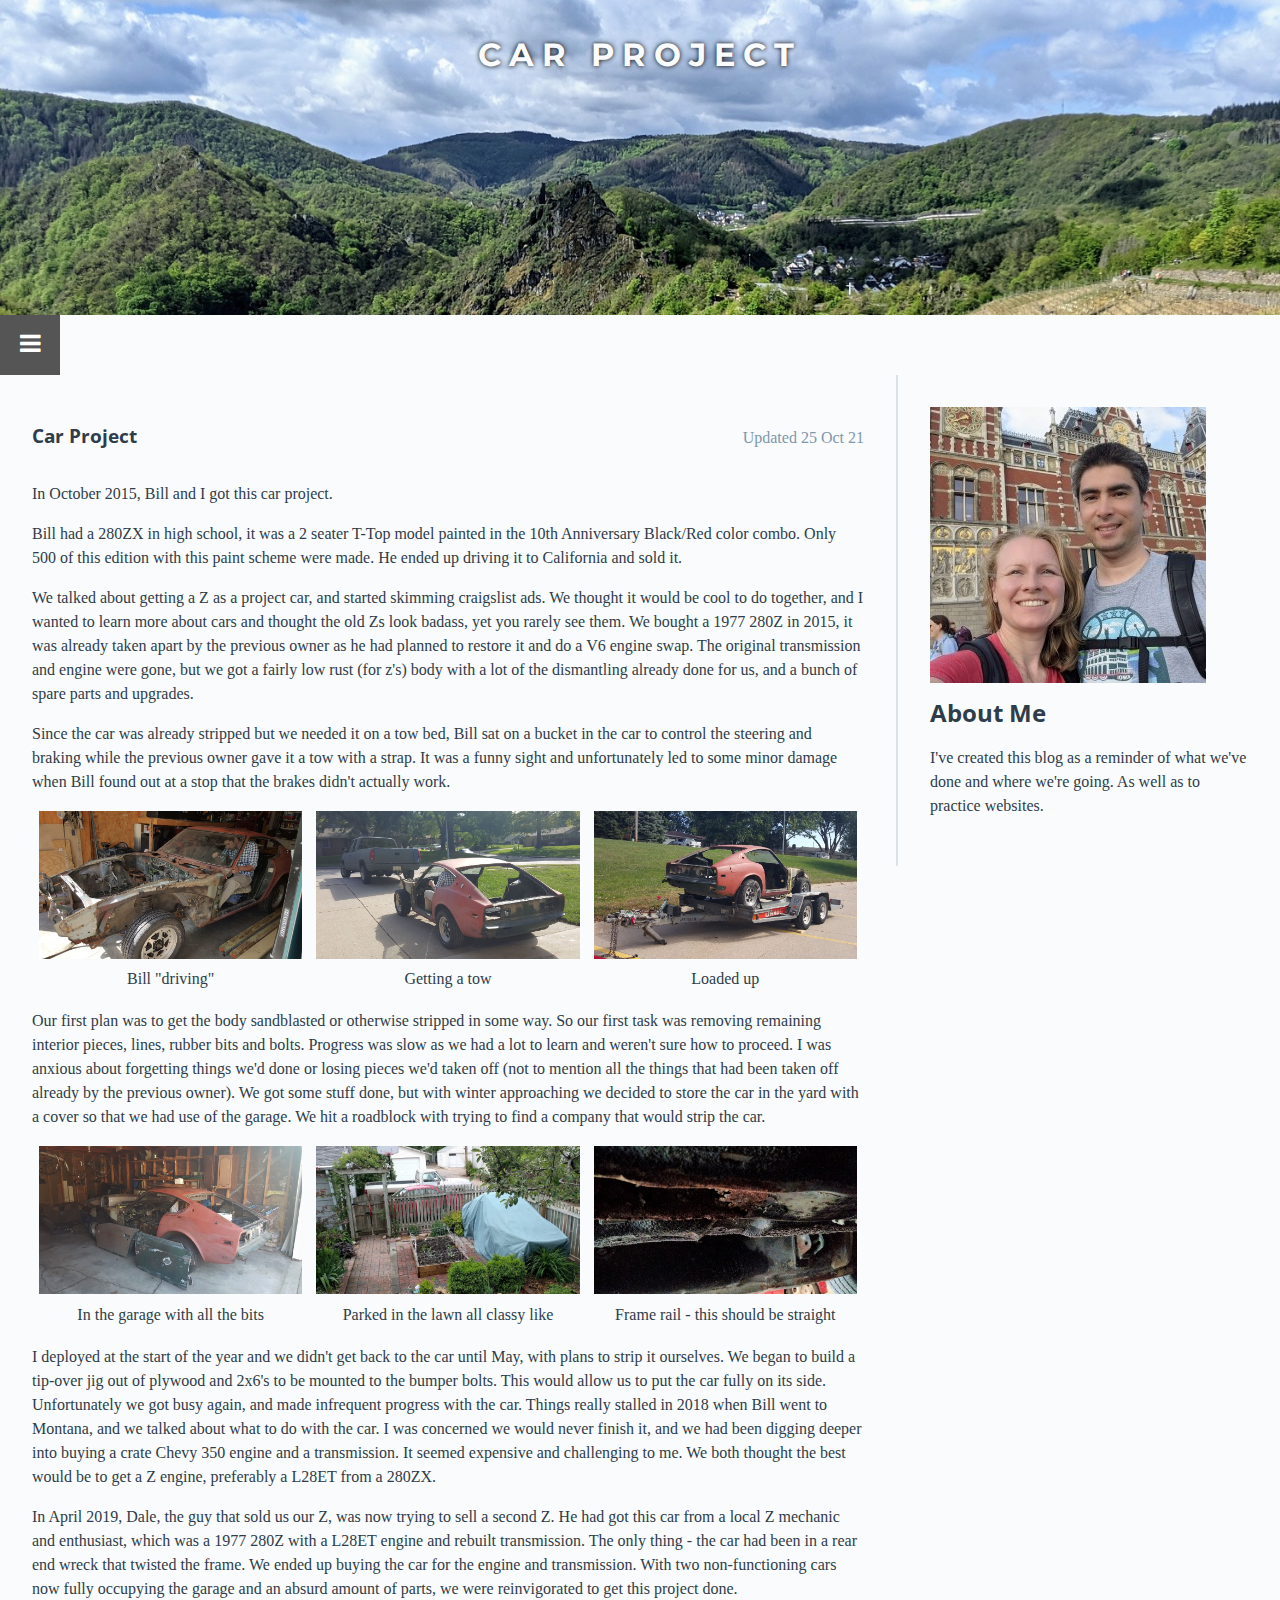
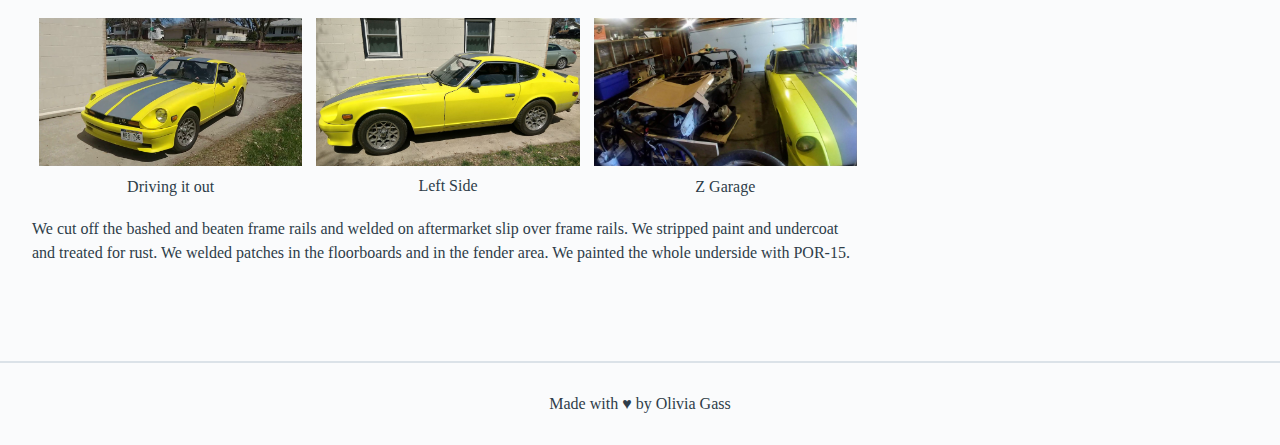
<file: car/index.html>
<!doctype html>
<html lang="en">

  <head>
    <meta charset="utf-8">
    <title>Car Project</title>
    <meta name="viewport" content="width=device-width, initial-scale=1">
    <meta name="description" content="">
    <link rel="stylesheet" href="https://fonts.googleapis.com/css?family=Montserrat|Open+Sans">
    <link rel="stylesheet" href="../css/normalize.min.css">
    <link rel="stylesheet" href="../css/app.css">
    <link rel="stylesheet" href="https://cdnjs.cloudflare.com/ajax/libs/font-awesome/4.7.0/css/font-awesome.min.css">
    <!-- https://fontawesome.com/v5.15/icons?d=gallery&p=2&q=menu -->
  </head>

  <body>

    <header class="page-header">
      <h1>Car Project</h1>
    </header>

    <!-- Side Navigation Menu -->
    <div class="icon-bar">
      <span onclick="openNav()"><a href="#"><i class="fa fa-bars"></i></a></span>
    </div>

    <!-- Side Navigation -->
    <div id="mySidenav" class="sidenav">
      <a href="javascript:void(0)" class="closebtn" onclick="closeNav()">&times;</a>
      <a href="../index.html">Home</a>
      <a href="../rides/index.html">Bike Rides</a>
      <a href="../map/index.html">Map</a>
      <a href="../gallery/index.html">Gallery</a>
      <a href=#>Car Project</a>
      <a href="../contact/index.html">Contact</a>
    </div>

    <!-- Page Content -->
    <div class="container">

      <main>
        <article>
          <header>
            <h3>Car Project</h3>
            <time datetime="2021-09-25T08:00">Updated 25 Oct 21</time>
          </header>

          <p>In October 2015, Bill and I got this car project.</p>
          <p>Bill had a 280ZX in high school, it was a 2 seater T-Top model painted in the 10th Anniversary Black/Red color combo. Only 500 of this edition with this paint scheme were made. He ended up driving it to California and sold it.</p>
          <p>We talked about getting a Z as a project car, and started skimming craigslist ads. We thought it would be cool to do together, and I wanted to learn more about cars and thought the old Zs look badass, yet you rarely see them. We bought a 1977 280Z in 2015, it was already taken apart by the previous owner as he had planned to restore it and do a V6 engine swap. The original transmission and engine were gone, but we got a fairly low rust (for z's) body with a lot of the dismantling already done for us, and a bunch of spare parts and upgrades.</p>
          <p>Since the car was already stripped but we needed it on a tow bed, Bill sat on a bucket in the car to control the steering and braking while the previous owner gave it a tow with a strap. It was a funny sight and unfortunately led to some minor damage when Bill found out at a stop that the brakes didn't actually work.</p>

          <div class="responsive">
            <div class="gallery">
              <a target="_blank" href="img/car1.jpg">
                <img src="img/car1.jpg" alt="280Z" width="600" height="400">
              </a>
              <figcaption class="caption">Bill "driving"</figcaption>
            </div>
          </div>
          <div class="responsive">
            <div class="gallery">
              <a target="_blank" href="img/car2.jpg">
                <img src="img/car2.jpg" alt="280Z" width="600" height="400">
              </a>
              <figcaption class="caption">Getting a tow</figcaption>
            </div>
          </div>
          <div class="responsive">
            <div class="gallery">
              <a target="_blank" href="img/car3.jpg">
                <img src="img/car3.jpg" alt="280Z" width="600" height="400">
              </a>
              <figcaption class="caption">Loaded up</figcaption>
            </div>
          </div>
          <div class="clearfix"></div>

          <p>Our first plan was to get the body sandblasted or otherwise stripped in some way. So our first task was removing remaining interior pieces, lines, rubber bits and bolts. Progress was slow as we had a lot to learn and weren't sure how to proceed. I was anxious about forgetting things we'd done or losing pieces we'd taken off (not to mention all the things that had been taken off already by the previous owner). We got some stuff done, but with winter approaching we decided to store the car in the yard with a cover so that we had use of the garage. We hit a roadblock with trying to find a company that would strip the car.</p>
          <div class="responsive">
            <div class="gallery">
              <a target="_blank" href="img/car4.jpg">
                <img src="img/car4.jpg" alt="280Z" width="600" height="400">
              </a>
              <figcaption class="caption">In the garage with all the bits</figcaption>
            </div>
          </div>
          <div class="responsive">
            <div class="gallery">
              <a target="_blank" href="img/car5.jpg">
                <img src="img/car5.jpg" alt="280Z" width="600" height="400">
              </a>
              <figcaption class="caption">Parked in the lawn all classy like</figcaption>
            </div>
          </div>
          <div class="responsive">
            <div class="gallery">
              <a target="_blank" href="img/car6.jpg">
                <img src="img/car6.jpg" alt="280Z" width="600" height="400">
              </a>
              <figcaption class="caption">Frame rail - this should be straight</figcaption>
            </div>
          </div>
          <div class="clearfix"></div>
          <p>I deployed at the start of the year and we didn't get back to the car until May, with plans to strip it ourselves. We began to build a tip-over jig out of plywood and 2x6's to be mounted to the bumper bolts. This would allow us to put the car fully on its side. Unfortunately we got busy again, and made infrequent progress with the car. Things really stalled in 2018 when Bill went to Montana, and we talked about what to do with the car. I was concerned we would never finish it, and we had been digging deeper into buying a crate Chevy 350 engine and a transmission. It seemed expensive and challenging to me. We both thought the best would be to get a Z engine, preferably a L28ET from a 280ZX.</p>
          <p>In April 2019, Dale, the guy that sold us our Z, was now trying to sell a second Z. He had got this car from a local Z mechanic and enthusiast, which was a 1977 280Z with a L28ET engine and rebuilt transmission. The only thing - the car had been in a rear end wreck that twisted the frame. We ended up buying the car for the engine and transmission. With two non-functioning cars now fully occupying the garage and an absurd amount of parts, we were reinvigorated to get this project done.
            <div class="responsive">
              <div class="gallery">
                <a target="_blank" href="img/car7.png">
                  <img src="img/car7.png" alt="280Z" width="600" height="400">
                </a>
                <figcaption class="caption">Driving it out</figcaption>
              </div>
            </div>
            <div class="responsive">
              <div class="gallery">
                <a target="_blank" href="img/car8.jpg">
                  <img src="img/car8.jpg" alt="280Z" width="600" height="400">
                </a>
                <figcaption class="caption">Left Side</figcaption>
              </div>
            </div>
            <div class="responsive">
              <div class="gallery">
                <a target="_blank" href="img/car9.jpg">
                  <img src="img/car9.jpg" alt="280Z" width="600" height="400">
                </a>
                <figcaption class="caption">Z Garage</figcaption>
              </div>
            </div>
            <div class="clearfix"></div>
          <p>We cut off the bashed and beaten frame rails and welded on aftermarket slip over frame rails. We stripped paint and undercoat and treated for rust. We welded patches in the floorboards and in the fender area. We painted the whole underside with POR-15.</p>
        </article>
      </main>

      <aside>
        <img src="../img/profileamsterdam.jpg" alt="My profile picture">

        <div class="sidebar-text">
          <h2>About Me</h2>
          <p>I've created this blog as a reminder of what we've done and where we're going. As well as to practice websites.</p>
        </div>
      </aside>
    </div>

    <footer>
      Made with &hearts; by Olivia Gass
    </footer>

    <script src="../js/app.js"></script>
  </body>

</html>
</file>
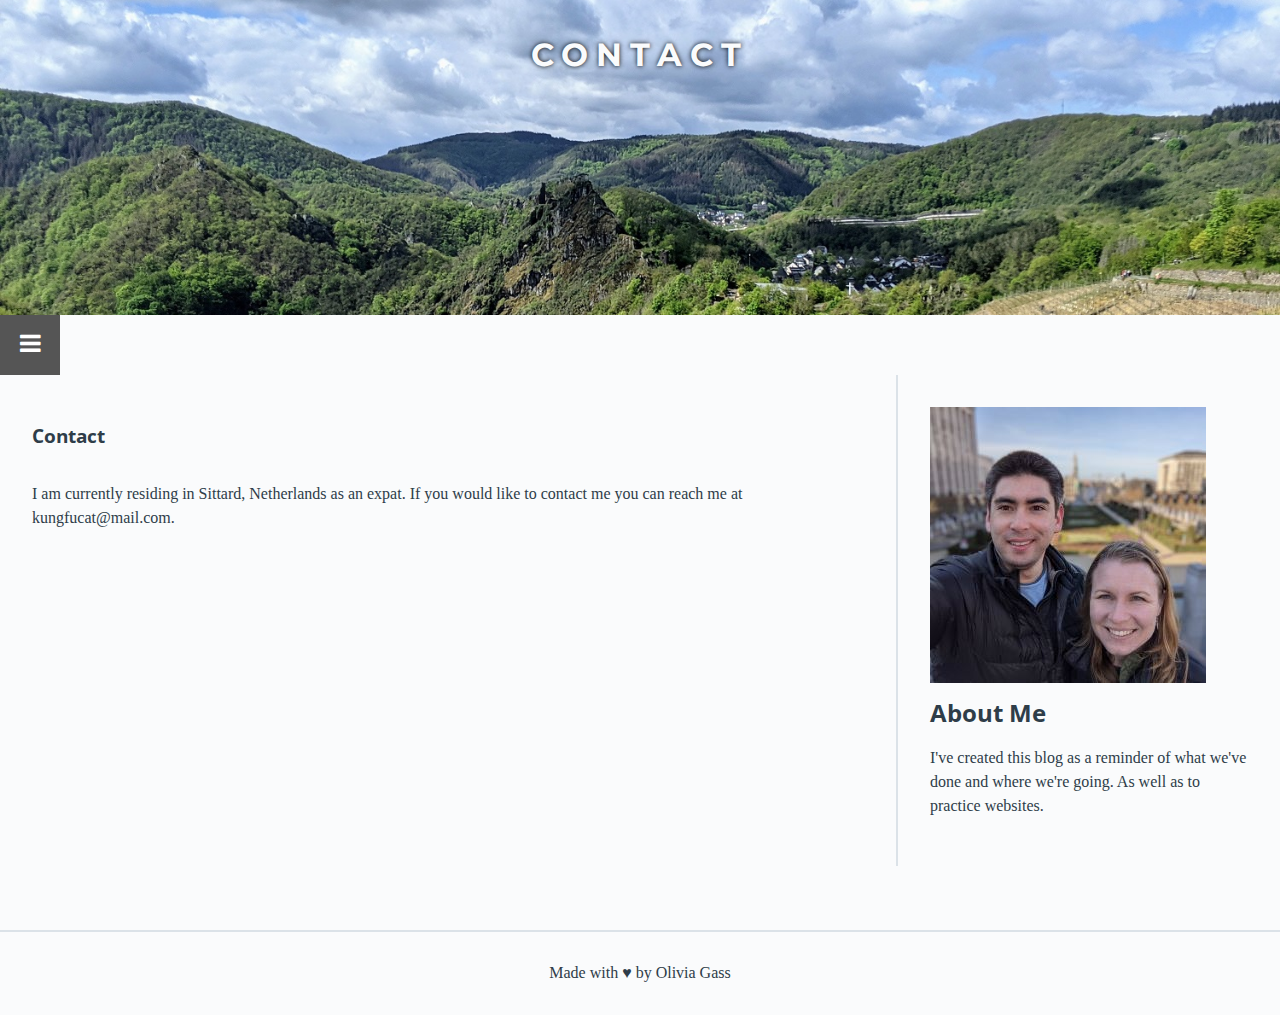
<file: contact/index.html>
<!doctype html>
<html lang="en">

  <head>
    <meta charset="utf-8">
    <title>Contact</title>
    <meta name="viewport" content="width=device-width, initial-scale=1">
    <meta name="description" content="">
    <link rel="stylesheet" href="https://fonts.googleapis.com/css?family=Montserrat|Open+Sans">
    <link rel="stylesheet" href="../css/normalize.min.css">
    <link rel="stylesheet" href="../css/app.css">
    <link rel="stylesheet" href="https://cdnjs.cloudflare.com/ajax/libs/font-awesome/4.7.0/css/font-awesome.min.css">
    <!-- https://fontawesome.com/v5.15/icons?d=gallery&p=2&q=menu -->
  </head>

  <body>

    <header class="page-header">
      <h1>Contact</h1>
    </header>

    <!-- Side Navigation Menu -->
    <div class="icon-bar">
      <span onclick="openNav()"><a href="#"><i class="fa fa-bars"></i></a></span>
    </div>

    <!-- Side Navigation -->
    <div id="mySidenav" class="sidenav">
      <a href="javascript:void(0)" class="closebtn" onclick="closeNav()">&times;</a>
      <a href="../index.html">Home</a>
      <a href="../rides/index.html">Bike Rides</a>
      <a href="../map/index.html">Map</a>
      <a href="../gallery/index.html">Gallery</a>
      <a href="../car/index.html" class="visuallyhidden">Car Project</a>
      <a href=#>Contact</a>
    </div>

    <!-- Page Content -->
    <div class="container">
      <main>
        <article>
          <header>
            <h3>Contact</h3>
          </header>
          <p>I am currently residing in Sittard, Netherlands as an expat. If you would like to contact me you can reach me at kungfucat@mail.com.</p>
        </article>

      </main>
      <aside>
        <img src="../img/profile.jpg" alt="My profile picture">

        <div class="sidebar-text">
          <h2>About Me</h2>
          <p>I've created this blog as a reminder of what we've done and where we're going. As well as to practice websites.</p>
        </div>
      </aside>
    </div>

    <footer>
      Made with &hearts; by Olivia Gass
    </footer>

    <script src="../js/app.js"></script>
  </body>

</html>
</file>
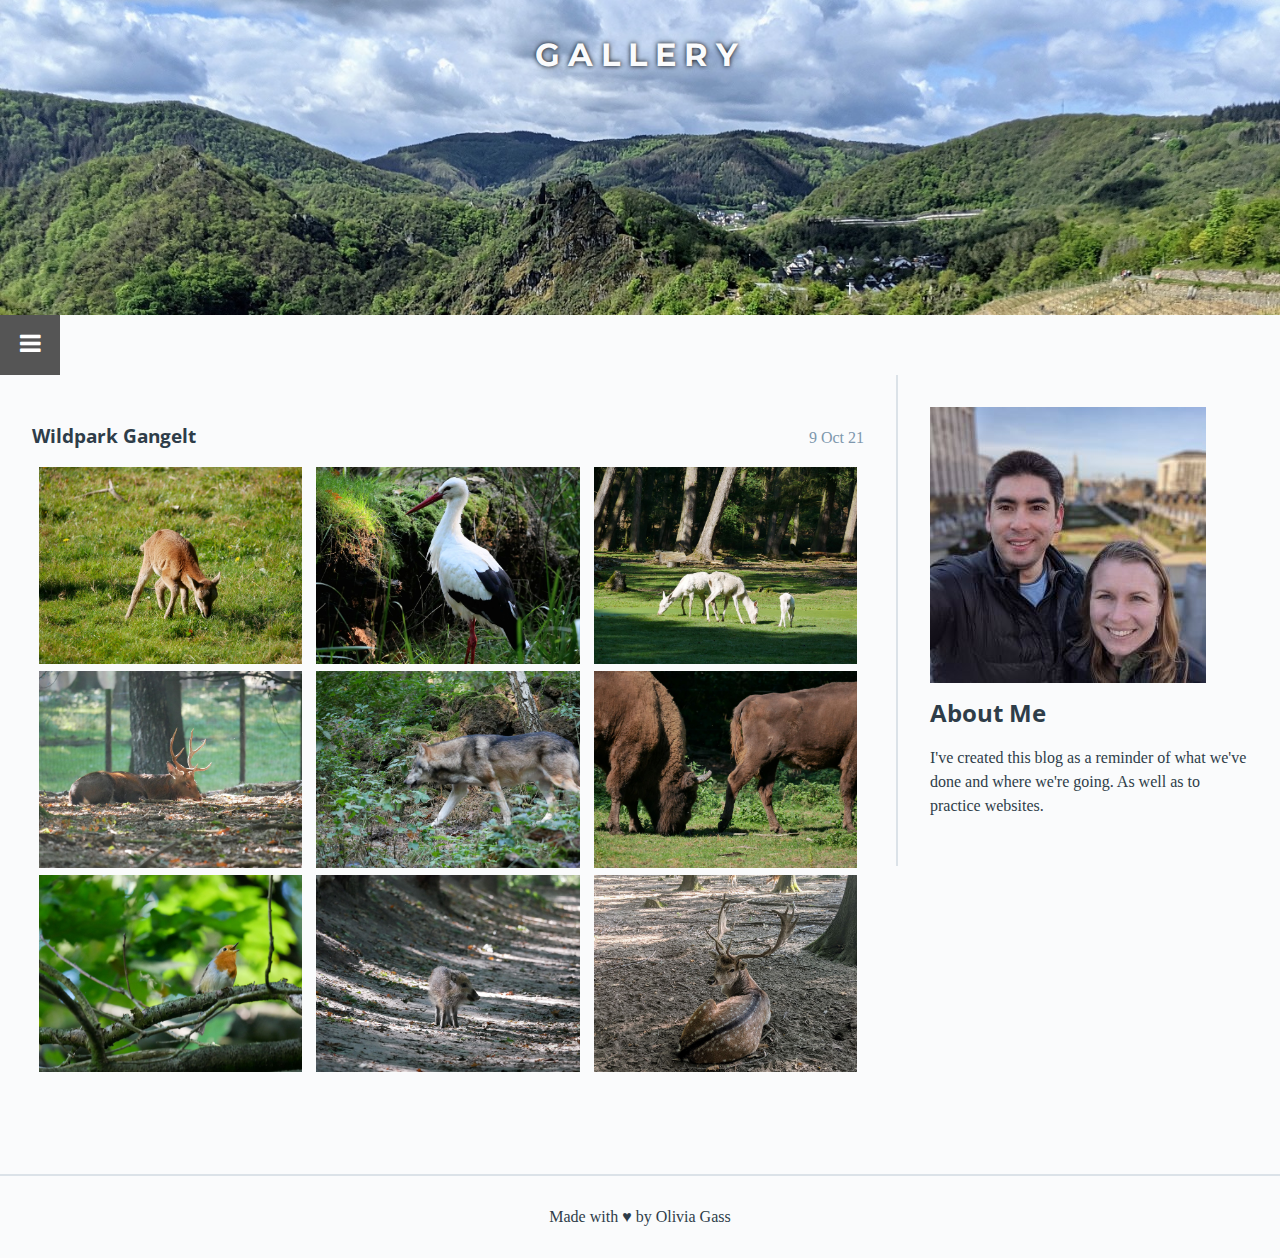
<file: gallery/index.html>
<!doctype html>
<html lang="en">

  <head>
    <meta charset="utf-8">
    <title>Gallery</title>
    <meta name="viewport" content="width=device-width, initial-scale=1">
    <meta name="description" content="">
    <link rel="stylesheet" href="https://fonts.googleapis.com/css?family=Montserrat|Open+Sans">
    <link rel="stylesheet" href="../css/normalize.min.css">
    <link rel="stylesheet" href="../css/app.css">
    <link rel="stylesheet" href="https://cdnjs.cloudflare.com/ajax/libs/font-awesome/4.7.0/css/font-awesome.min.css">
    <!-- https://fontawesome.com/v5.15/icons?d=gallery&p=2&q=menu -->
  </head>

  <body>

    <header class="page-header">
      <h1>Gallery</h1>
    </header>

    <!-- Side Navigation Menu -->
    <div class="icon-bar">
      <span onclick="openNav()"><a href="#"><i class="fa fa-bars"></i></a></span>
    </div>

    <!-- Side Navigation -->
    <div id="mySidenav" class="sidenav">
      <a href="javascript:void(0)" class="closebtn" onclick="closeNav()">&times;</a>
      <a href="../index.html">Home</a>
      <a href="../rides/index.html">Bike Rides</a>
      <a href="../map/index.html">Map</a>
      <a href=#>Gallery</a>
      <a href="../car/index.html" class="visuallyhidden">Car Project</a>
      <a href="../contact/index.html">Contact</a>
    </div>

    <!-- Page Content -->
    <div class="container">
      <main>
        <article>
          <header>
            <h3>Wildpark Gangelt</h3>
            <time datetime="2021-10-01T08:00">9 Oct 21</time>
          </header>

          <div class="responsive">
            <div class="gallery">
              <a target="_blank" href="img/wildpark1.jpg">
                <img src="img/wildpark1.jpg" alt="bb deer" width="600" height="400">
              </a>
            </div>
          </div>
          <div class="responsive">
            <div class="gallery">
              <a target="_blank" href="img/wildpark2.jpg">
                <img src="img/wildpark2.jpg" alt="White Stork" width="600" height="400">
              </a>
            </div>
          </div>
          <div class="responsive">
            <div class="gallery">
              <a target="_blank" href="img/wildpark3.jpg">
                <img src="img/wildpark3.jpg" alt="White Red Deer" width="600" height="400">
              </a>
            </div>
          </div>
          <div class="responsive">
            <div class="gallery">
              <a target="_blank" href="img/wildpark4.jpg">
                <img src="img/wildpark4.jpg" alt="Sika Deer" width="600" height="400">
              </a>
            </div>
          </div>
          <div class="responsive">
            <div class="gallery">
              <a target="_blank" href="img/wildpark5.jpg">
                <img src="img/wildpark5.jpg" alt="Wolf" width="600" height="400">
              </a>
            </div>
          </div>
          <div class="responsive">
            <div class="gallery">
              <a target="_blank" href="img/wildpark6.jpg">
                <img src="img/wildpark6.jpg" alt="Wisent" width="600" height="400">
              </a>
            </div>
          </div>
          <div class="responsive">
            <div class="gallery">
              <a target="_blank" href="img/wildpark7.jpg">
                <img src="img/wildpark7.jpg" alt="European Robin" width="600" height="400">
              </a>
            </div>
          </div>
          <div class="responsive">
            <div class="gallery">
              <a target="_blank" href="img/wildpark8.jpg">
                <img src="img/wildpark8.jpg" alt="Wild Boar" width="600" height="400">
              </a>
            </div>
          </div>
          <div class="responsive">
            <div class="gallery">
              <a target="_blank" href="img/wildpark9.jpg">
                <img src="img/wildpark9.jpg" alt="Black Fallow Deer" width="600" height="400">
              </a>
            </div>
          </div>

          <div class="clearfix"></div>
        </article>
      </main>
      <aside>
        <img src="../img/profile.jpg" alt="My profile picture">

        <div class="sidebar-text">
          <h2>About Me</h2>
          <p>I've created this blog as a reminder of what we've done and where we're going. As well as to practice websites.</p>
        </div>
      </aside>
    </div>

    <footer>
      Made with &hearts; by Olivia Gass
    </footer>

    <script src="../js/app.js"></script>
  </body>

</html>
</file>
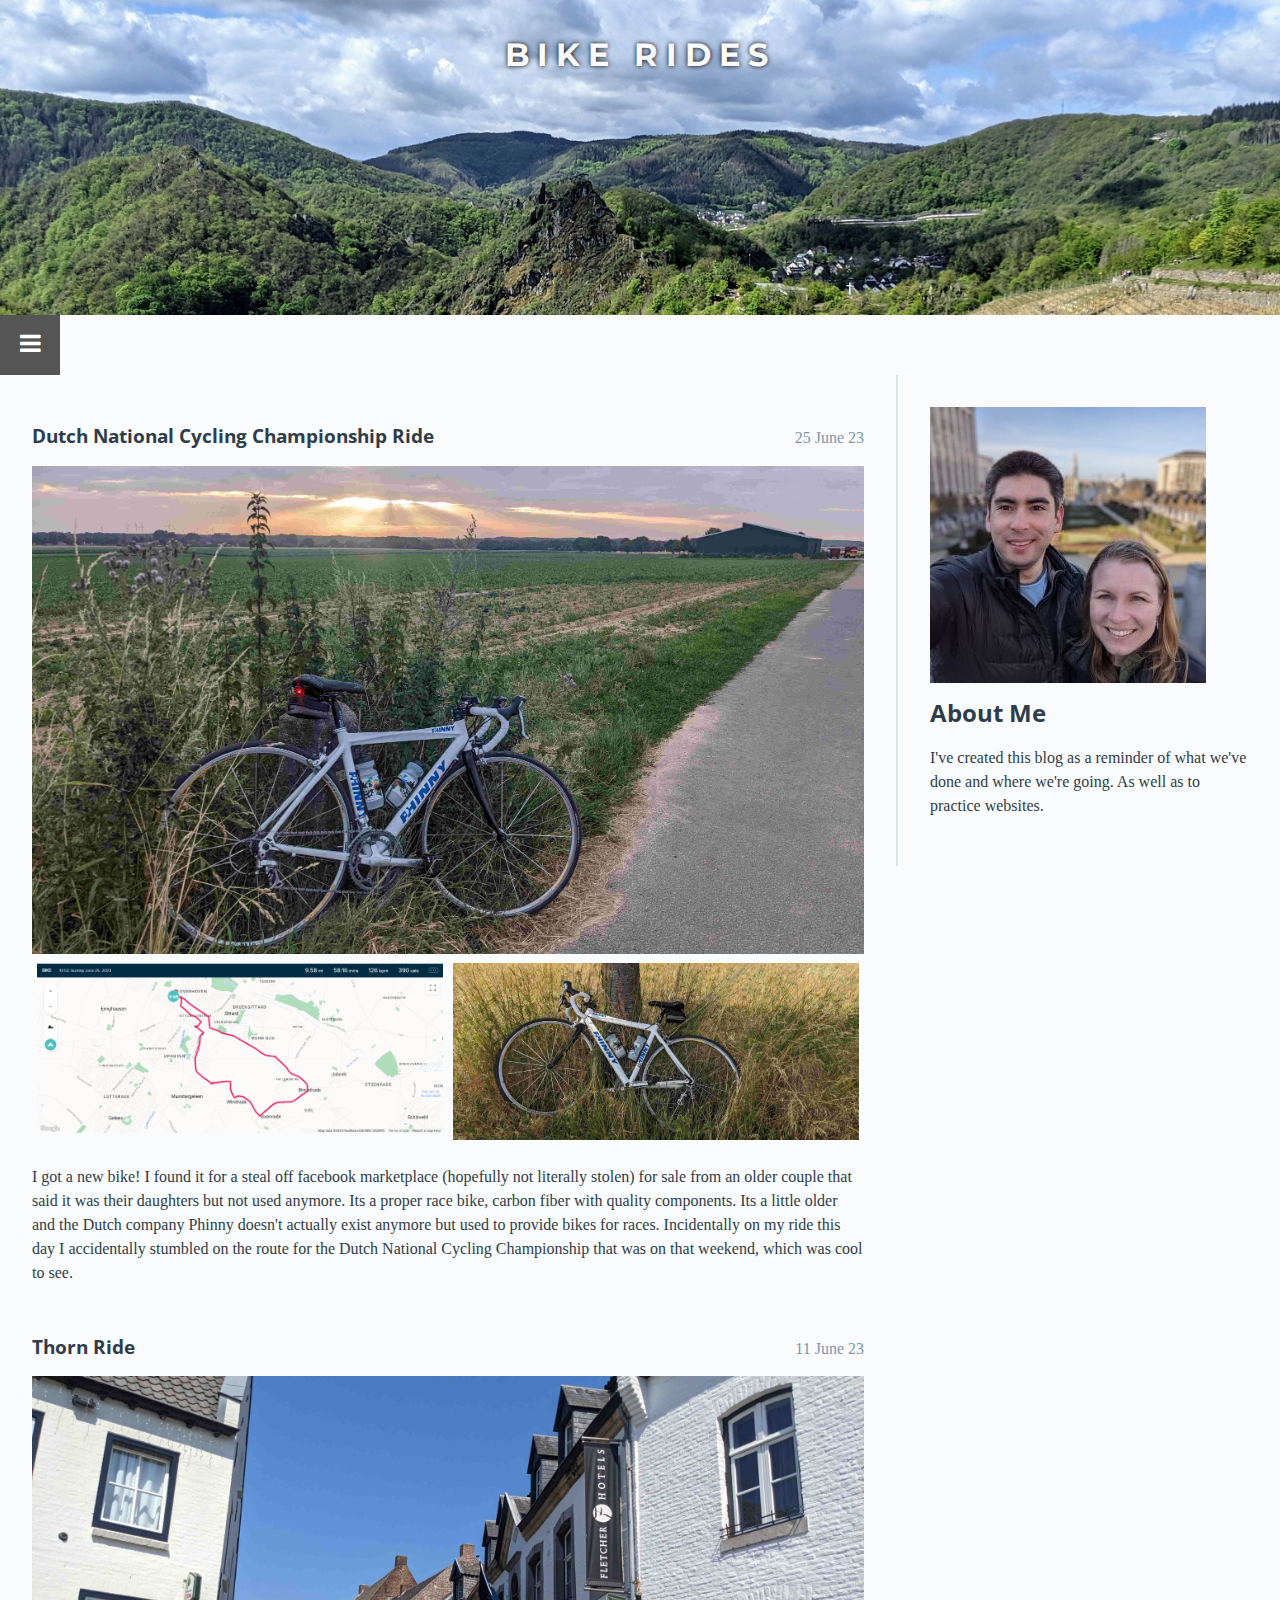
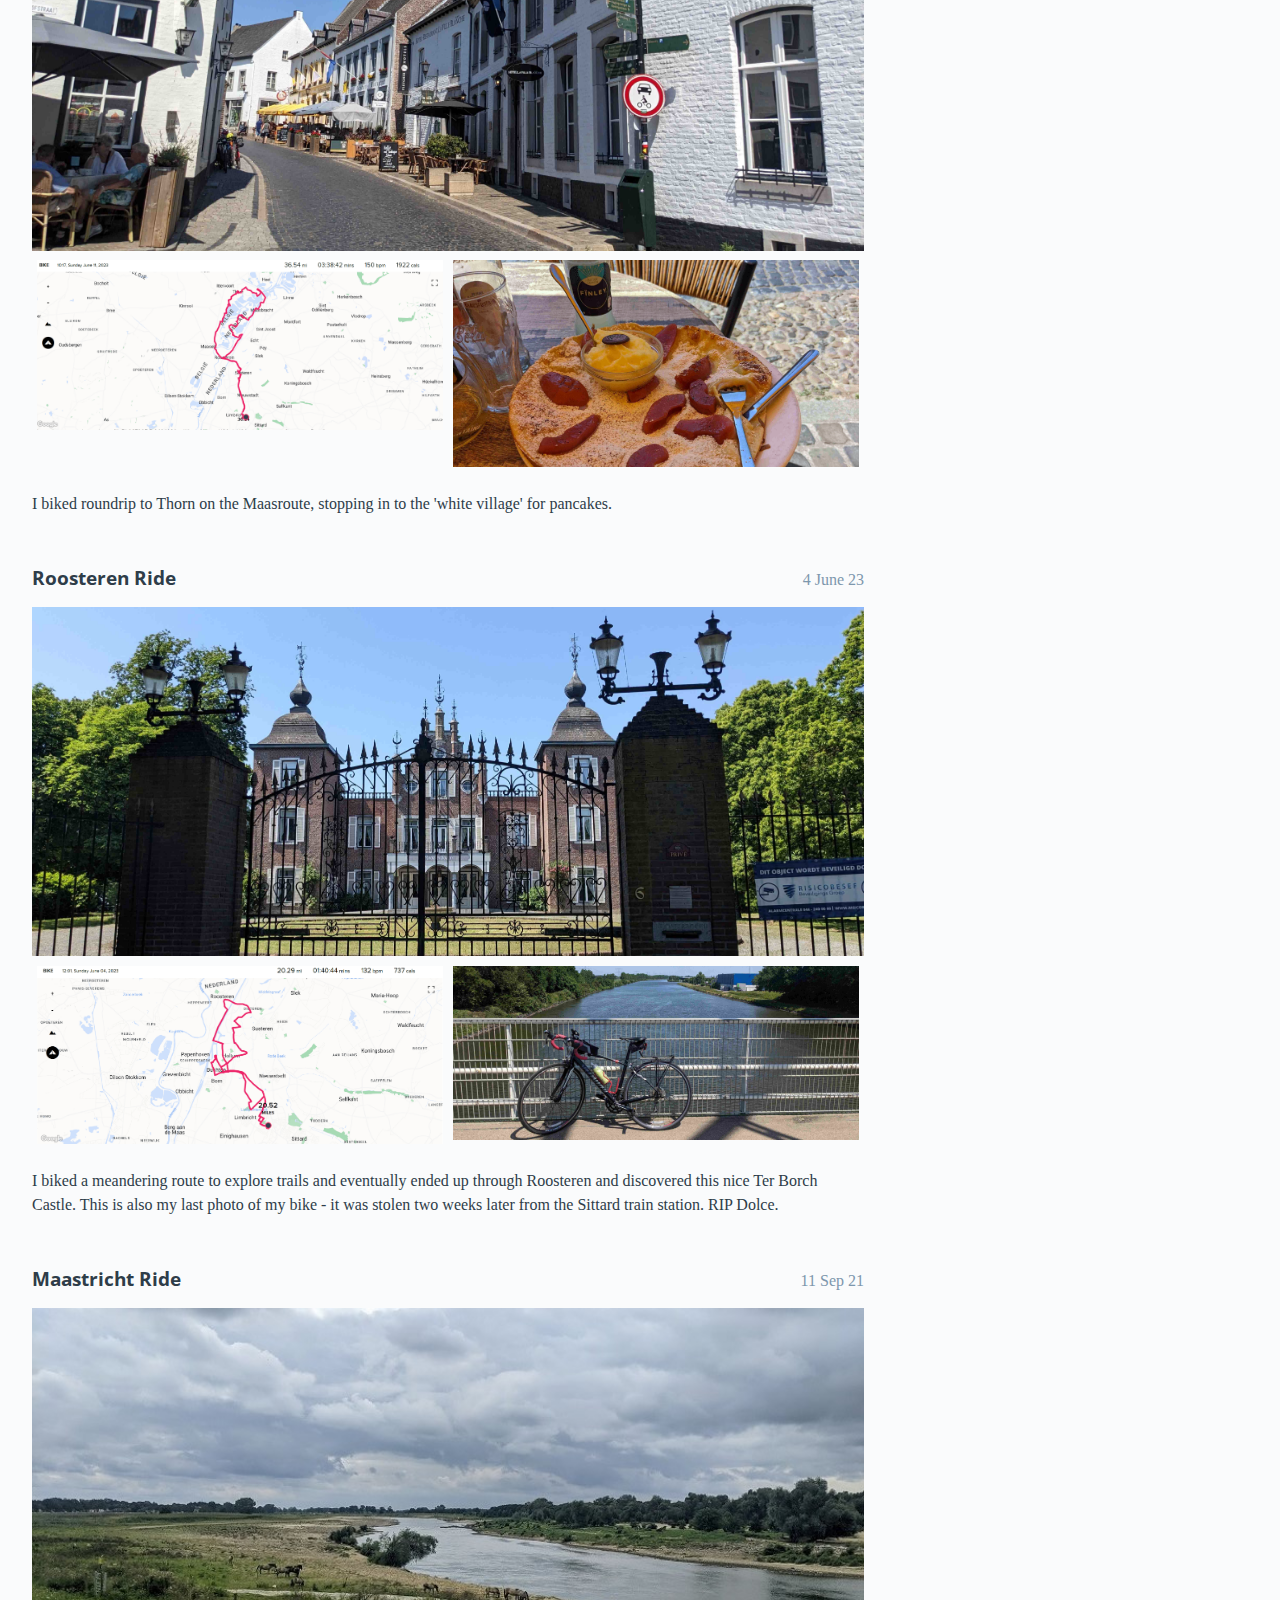
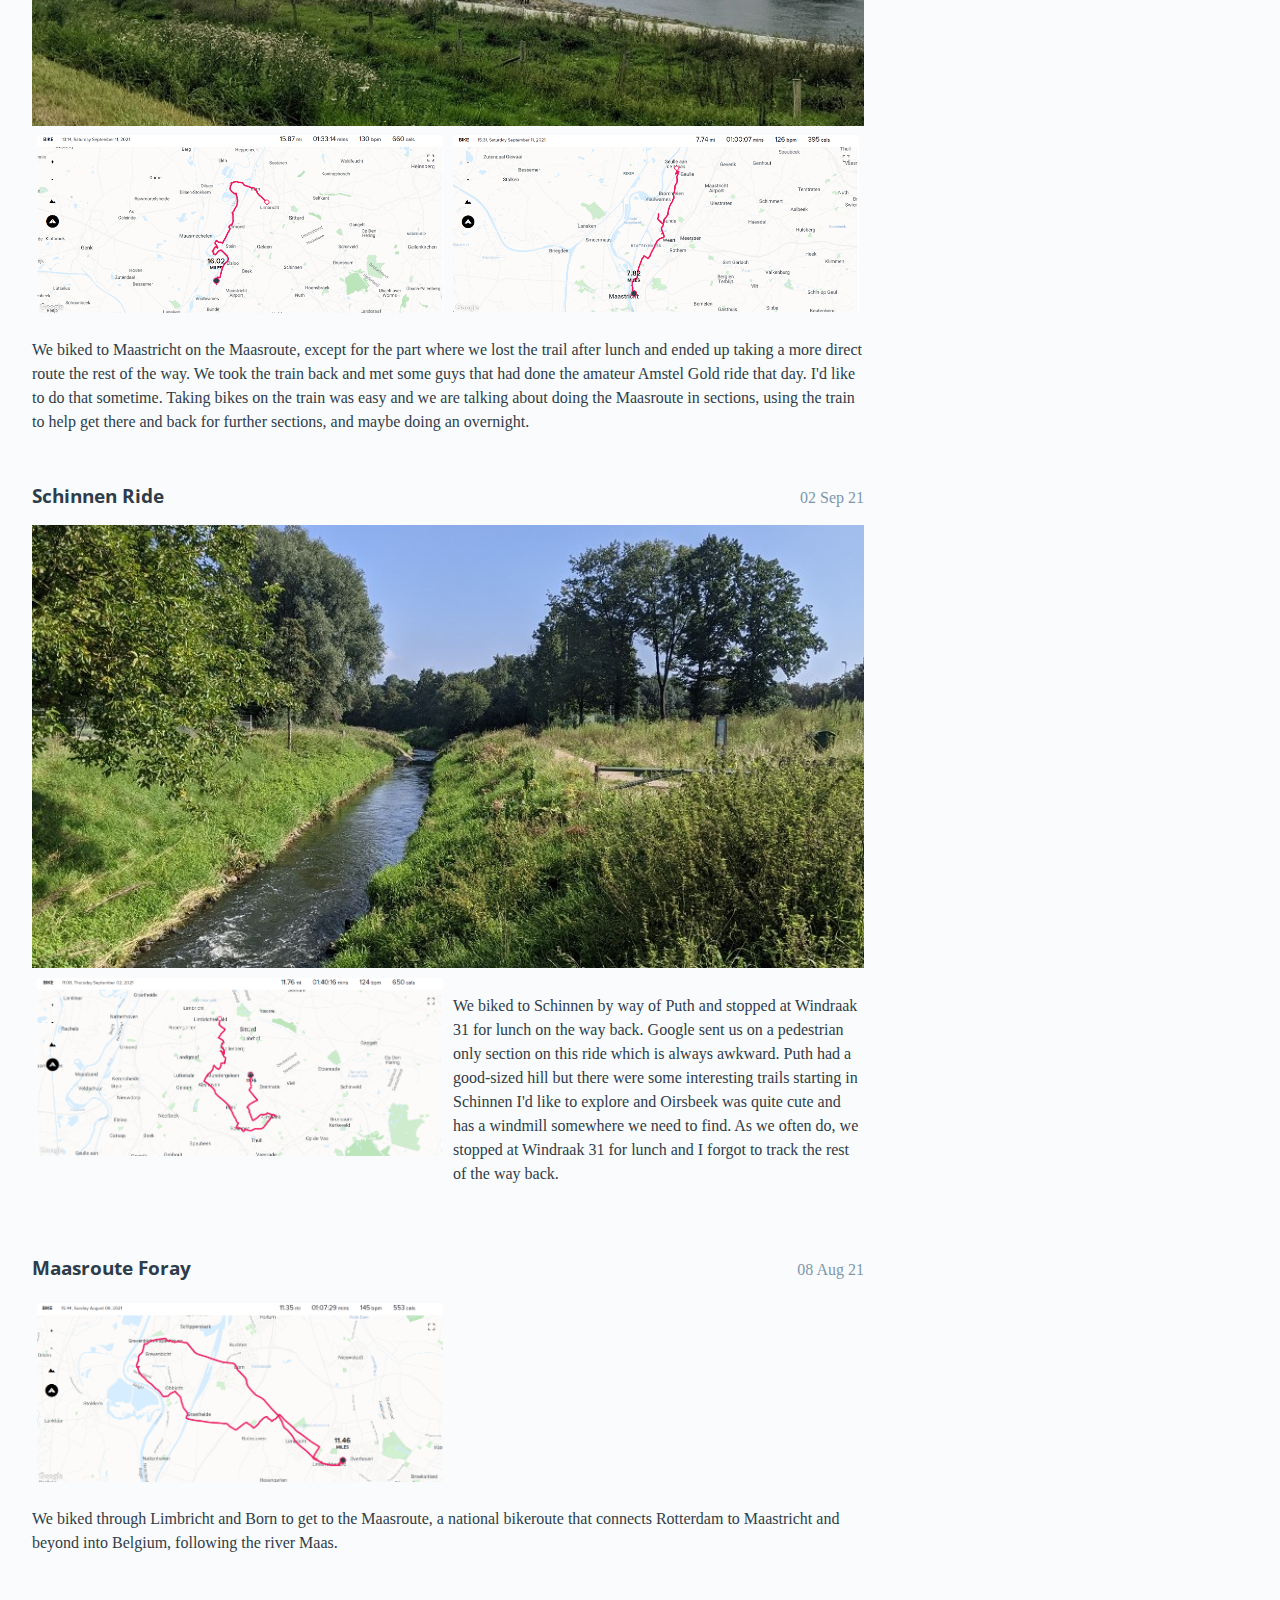
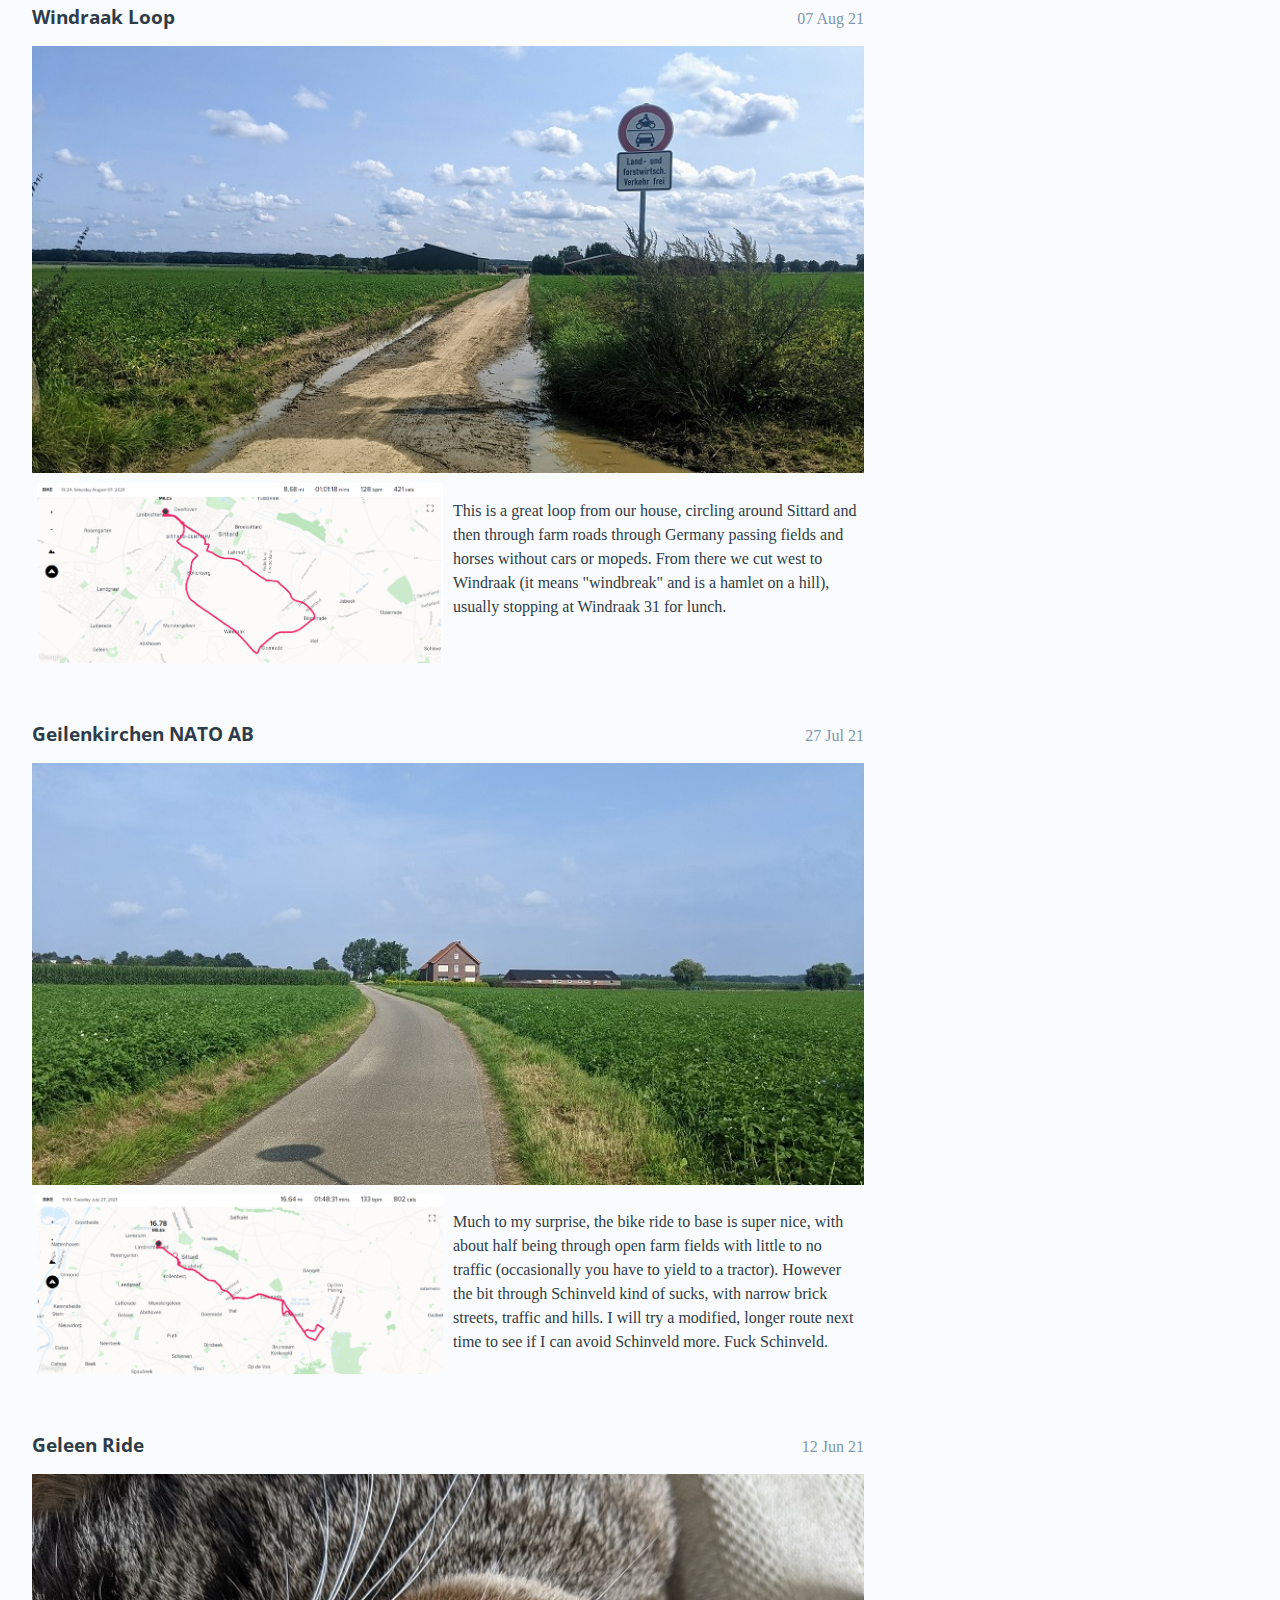
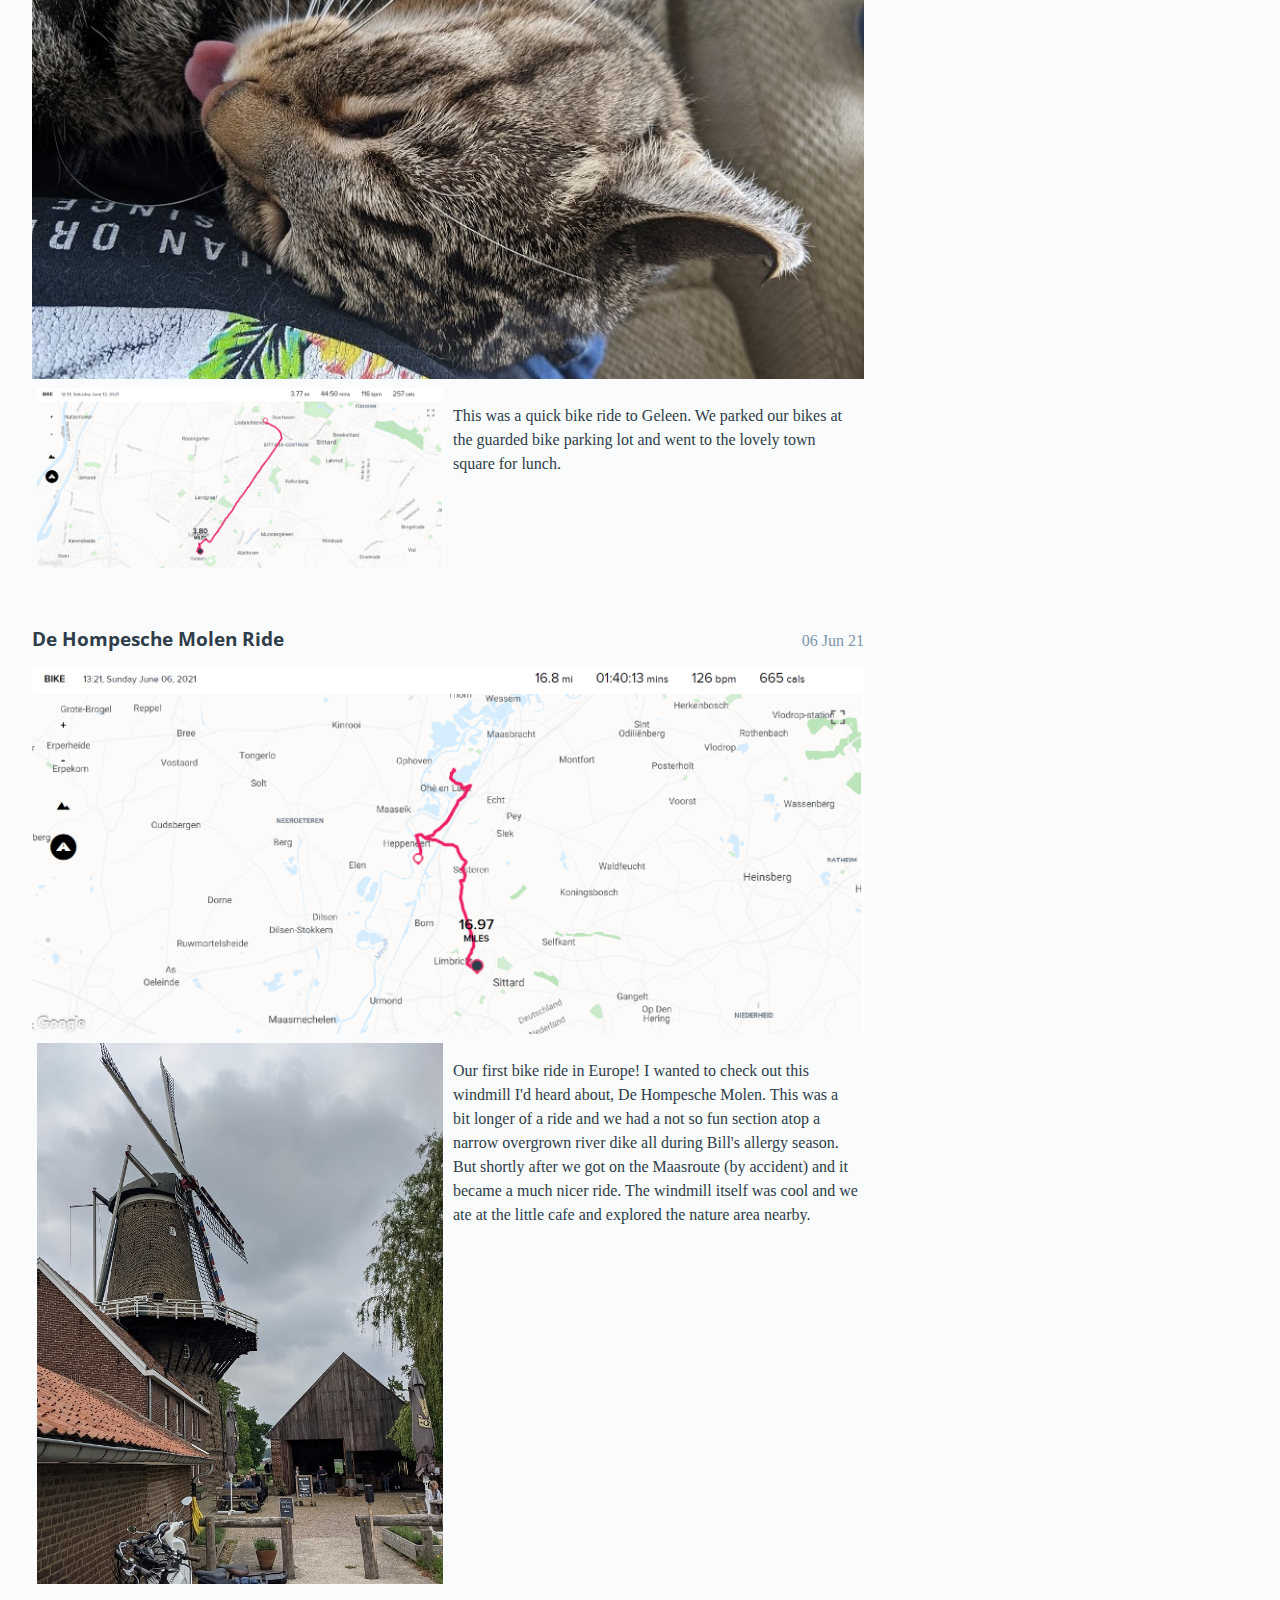
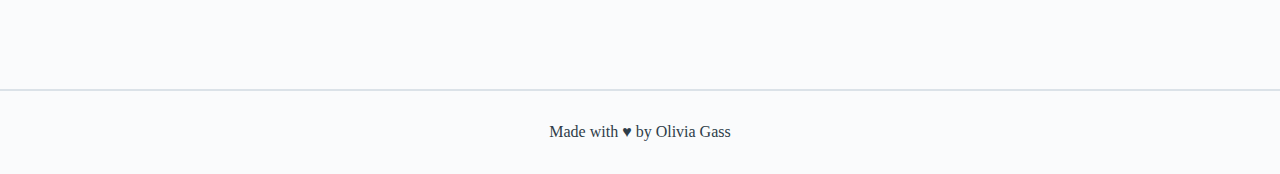
<file: rides/index.html>
<!doctype html>
<html lang="en">

  <head>
    <meta charset="utf-8">
    <title>Bike Rides</title>
    <meta name="viewport" content="width=device-width, initial-scale=1">
    <meta name="description" content="">
    <link rel="stylesheet" href="https://fonts.googleapis.com/css?family=Montserrat|Open+Sans">
    <link rel="stylesheet" href="../css/normalize.min.css">
    <link rel="stylesheet" href="../css/app.css">
    <link rel="stylesheet" href="https://cdnjs.cloudflare.com/ajax/libs/font-awesome/4.7.0/css/font-awesome.min.css">
    <!-- https://fontawesome.com/v5.15/icons?d=gallery&p=2&q=menu -->
  </head>

  <body>

    <header class="page-header">
      <h1>Bike Rides</h1>
    </header>

    <!-- Side Navigation Menu -->
    <div class="icon-bar">
      <span onclick="openNav()"><a href="#"><i class="fa fa-bars"></i></a></span>
    </div>

    <!-- Side Navigation -->
    <div id="mySidenav" class="sidenav">
      <a href="javascript:void(0)" class="closebtn" onclick="closeNav()">&times;</a>
      <a href="../index.html">Home</a>
      <a href=#>Bike Rides</a>
      <a href="../map/index.html">Map</a>
      <a href="../gallery/index.html">Gallery</a>
      <a href="../car/index.html" class="visuallyhidden">Car Project</a>
      <a href="../contact/index.html">Contact</a>
    </div>

    <!-- Page Content -->
    <div class="container">
      <main>
        <article>
          <header>
            <h3>Dutch National Cycling Championship Ride</h3>
            <time datetime="2023-06-25T08:00">25 June 23</time>
          </header>
          <img src="img/Phinny2.jpg" alt="Phinny Bike">
          <div class="row">
            <div class="column">
              <img src="img/2023-06-25 DNCC.png" alt="img/DNCC Route.png">
            </div>
            <div class="column">
              <img src="img/Phinny1.jpg" alt="Phinny Bike">
            </div>
          </div>
          <p>I got a new bike! I found it for a steal off facebook marketplace (hopefully not literally stolen) for sale from an older couple that said it was their daughters but not used anymore. Its a proper race bike, carbon fiber with quality components. Its a little older and the Dutch company Phinny doesn't actually exist anymore but used to provide bikes for races. Incidentally on my ride this day I accidentally stumbled on the route for the Dutch National Cycling Championship that was on that weekend, which was cool to see.</p>
        </article>

        <article>
          <header>
            <h3>Thorn Ride</h3>
            <time datetime="2023-06-11T08:00">11 June 23</time>
          </header>
          <img src="img/23-06-11 Thorn1.jpg" alt="Thorn">
          <div class="row">
            <div class="column">
              <img src="img/23-06-11 Thorn.png" alt="Thorn Route">
            </div>
            <div class="column">
              <img src="img/23-06-11 Thorn2.jpg" alt="Dutch Pancake">
            </div>
          </div>
          <p>I biked roundrip to Thorn on the Maasroute, stopping in to the 'white village' for pancakes.</p>
        </article>
        
        <article>
          <header>
            <h3>Roosteren Ride</h3>
            <time datetime="2023-06-04T08:00">4 June 23</time>
          </header>
          <img src="img/23-06-04 Roosteren.jpg" alt="Roosteren Ter Borch Castle">
          <div class="row">
            <div class="column">
              <img src="img/23-06-04 Roosteren.png" alt="Roosteren Route">
            </div>
            <div class="column">
              <img src="img/23-06-04 Roosteren2.jpg" alt="Specialized Dolce Elite">
            </div>
          </div>
          <p>I biked a meandering route to explore trails and eventually ended up through Roosteren and discovered this nice Ter Borch Castle. This is also my last photo of my bike - it was stolen two weeks later from the Sittard train station. RIP Dolce.</p>
        </article>

        <article>
          <header>
            <h3>Maastricht Ride</h3>
            <time datetime="2021-09-11T08:00">11 Sep 21</time>
          </header>
          <img src="img/21-09-11-Maastricht1.jpg" alt="Maastricht1">
          <div class="row">
            <div class="column">
              <img src="img/21-09-11-Maastricht1.png" alt="Maastricht1">
            </div>
            <div class="column">
              <img src="img/21-09-11-Maastricht2.png" alt="Maastricht2">
            </div>
          </div>
          <p>We biked to Maastricht on the Maasroute, except for the part where we lost the trail after lunch and ended up taking a more direct route the rest of the way. We took the train back and met some guys that had done the amateur Amstel Gold ride that day. I'd like to do that sometime. Taking bikes on the train was easy and we are talking about doing the Maasroute in sections, using the train to help get there and back for further sections, and maybe doing an overnight.</p>
        </article>

        <article>
          <header>
            <h3>Schinnen Ride</h3>
            <time datetime="2021-09-02T08:00">02 Sep 21</time>
          </header>
          <img src="img/21-09-02-Schinnen.jpg" alt="Schinnen">
          <div class="row">
            <div class="column">
              <img src="img/21-09-02-Schinnen.png" alt="Schinnen">
            </div>
            <div class="column">
              <p>We biked to Schinnen by way of Puth and stopped at Windraak 31 for lunch on the way back. Google sent us on a pedestrian only section on this ride which is always awkward. Puth had a good-sized hill but there were some interesting trails starting in Schinnen I'd like to explore and Oirsbeek was quite cute and has a windmill somewhere we need to find. As we often do, we stopped at Windraak 31 for lunch and I forgot to track the rest of the way back.</p>
            </div>
          </div>
        </article>

        <article>
          <header>
            <h3>Maasroute Foray</h3>
            <time datetime="2021-08-08T08:00">08 Aug 21</time>
          </header>
          <div class="row">
            <div class="column">
              <img src="img/21-08-08-Maasroute.png" alt="Maasroute Foray">
            </div>
          </div>
          <p>We biked through Limbricht and Born to get to the Maasroute, a national bikeroute that connects Rotterdam to Maastricht and beyond into Belgium, following the river Maas.</p>
        </article>

        <article>
          <header>
            <h3>Windraak Loop</h3>
            <time datetime="2021-08-07T08:00">07 Aug 21</time>
          </header>
          <img src="img/21-08-07-Windraak.jpg" alt="Windraak">
          <div class="row">
            <div class="column">
              <img src="img/21-08-07-Windraak.png" alt="Windraak">
            </div>
            <div class="column">
              <p>This is a great loop from our house, circling around Sittard and then through farm roads through Germany passing fields and horses without cars or mopeds. From there we cut west to Windraak (it means "windbreak" and is a hamlet on a hill), usually stopping at Windraak 31 for lunch.</p>
            </div>
          </div>

        </article>

        <article>
          <header>
            <h3>Geilenkirchen NATO AB</h3>
            <time datetime="2021-07-27T08:00">27 Jul 21</time>
          </header>
          <img src="img/21-07-27-GK-Base.jpg" alt="Base">
          <div class="row">
            <div class="column">
              <img src="img/21-07-27-GK-Base.png" alt="Base">
            </div>
            <div class="column">
              <p>Much to my surprise, the bike ride to base is super nice, with about half being through open farm fields with little to no traffic (occasionally you have to yield to a tractor). However the bit through Schinveld kind of sucks, with narrow brick streets, traffic and hills. I will try a modified, longer route next time to see if I can avoid Schinveld more. Fuck Schinveld.</p>
            </div>
          </div>


        </article>

        <article>
          <header>
            <h3>Geleen Ride</h3>
            <time datetime="2021-06-12T08:00">12 Jun 21</time>
          </header>
          <img src="img/21-06-12-Geleen.jpg" alt="Geleen">
          <div class="row">
            <div class="column">
              <img src="img/21-06-12-Geleen.png" alt="Geleen">
            </div>
            <div class="column">
              <p>This was a quick bike ride to Geleen. We parked our bikes at the guarded bike parking lot and went to the lovely town square for lunch.</p>
            </div>
          </div>

        </article>

        <article>
          <header>
            <h3>De Hompesche Molen Ride</h3>
            <time datetime="2021-06-06T08:00">06 Jun 21</time>
          </header>
          <img src="img/21-06-06-Hompesch-Molen.png" alt="De Hompesche Molen">

          <div class="row">
            <div class="column">
              <img src="img/21-06-06-Windmill.jpg" alt="Windmill">
            </div>
            <div class="column">
              <p>Our first bike ride in Europe! I wanted to check out this windmill I'd heard about, De Hompesche Molen. This was a bit longer of a ride and we had a not so fun section atop a narrow overgrown river dike all during Bill's allergy season. But shortly after we got on the Maasroute (by accident) and it became a much nicer ride. The windmill itself was cool and we ate at the little cafe and explored the nature area nearby.</p>
            </div>
          </div>

        </article>

      </main>
      <aside>
        <img src="../img/profile.jpg" alt="My profile picture">

        <div class="sidebar-text">
          <h2>About Me</h2>
          <p>I've created this blog as a reminder of what we've done and where we're going. As well as to practice websites.</p>
        </div>
      </aside>
    </div>

    <footer>
      Made with &hearts; by Olivia Gass
    </footer>

    <script src="../js/app.js"></script>
  </body>

</html>
</file>
<file: css/app.css>
/*** Site Colors ***

pale-grey: #fafbfc
pale-grey-two: #dbe2e8
dark: #2e3d49
bluegrey: #7d97ad
aquamarine: #02ccba

*/

html {
    box-sizing: border-box;
}

*,
*::before,
*::after {
    box-sizing: inherit;
}

body {
    background-color: #fafbfc;
    color: #2e3d49;
    font-family: Georgia, Times, 'Times New Roman', serif;
}

h1 {
    color: #fafbfc;
    font-family: 'Montserrat', sans-serif;
}

h2,
h3,
h4 {
    font-family: 'Open Sans', sans-serif;
}

p {
    line-height: 1.5;
}

.container {
    margin: auto;
    max-width: 1300px;
}

/*** Header Styling ***/
.page-header {
    background-image: url('../img/headerpic.jpg');
    background-position: 50% 50%;
    background-size: cover;
    text-align: center;
    padding: 1em;
    margin-bottom: 0rem;
    min-height: 25vh;
}

h1 {
    letter-spacing: 8px;
    position: relative;
    text-transform: uppercase;
    text-shadow: 0 0 5px black;
}

/* Menu icon */
.icon-bar {
  width: 60px;
  background-color: #555;
}

.icon-bar a {
  display: block;
  text-align: center;
  padding: 16px;
  transition: all 0.3s ease;
  color: white;
  font-size: 24px;
}

.icon-bar a:hover {
  background-color: #000;
}

/* The side navigation menu */
.sidenav {
  height: 100%; /* 100% Full-height */
  width: 0; /* 0 width - change this with JavaScript */
  position: fixed; /* Stay in place */
  z-index: 1; /* Stay on top */
  top: 0; /* Stay at the top */
  left: 0;
  background-color: #eee; /* Grey background color */
  overflow-x: hidden; /* Disable horizontal scroll */
  padding-top: 60px; /* Place content 60px from the top */
  transition: 0.5s; /* 0.5 second transition effect to slide in the sidenav */
}

/* The navigation menu links */
.sidenav a {
  padding: 8px 8px 8px 32px; /* Add some padding */
  text-decoration: none; /* Remove underline from links */
  font-size: 20px;
  color: black; /* Black text color */
  display: block; /* Make the links appear below each other */
  transition: 0.3s;
}

/* When you mouse over the navigation links, change their color */
.sidenav a:hover {
  background-color: #ccc; /* Dark grey background on mouse-over */
}

/* Position and style the close button (top right corner) */
.sidenav .closebtn {
  position: absolute;
  top: 0;
  right: 25px;
  font-size: 36px;
  margin-left: 50px;
}

/*** Article Styling ***/
article,
aside {
    margin: 2em;
}

article header {
    display: flex;
    align-items: baseline;
    justify-content: space-between;
}

time {
    color: #7d97ad;
}

article img {
    height: auto;
    width: 100%;
}

/* Create two equal columns that floats next to each other */
.column {
  float: left;
  width: 50%;
  padding: 5px;
}

/* Clearfix (clear floats) */
.row::after {
  content: "";
  clear: both;
  display: table;
}

.more {
	display: none; }

.read-more, .read-less {
    color: #02ccba;
    font-family: 'Open Sans', sans-serif;
    font-weight: bold;
    text-decoration: none;
    text-transform: uppercase;
}

.read-more::after {
    content: '►';
    position: relative;
    left: 7px;
    font-size: 80%;
    top: -1px;
}

.read-less::after {
  content: '\25B2';
  position: relative;
  left: 7px;
  font-size: 80%;
  top: -1px;
}

/*** W3 Responsive Image Gallery ***/
div.gallery {
  border: 1px solid #fafbfc;
}

div.gallery:hover {
  border: 1px solid #777;
}

div.gallery img {
  width: 100%;
  height: auto;
}

.caption {
  margin-top: 0;
	padding-top: 2px;
	text-align: center;
	line-height: 1.7em;
}

* {
  box-sizing: border-box;
}

.responsive {
  padding: 0 6px;
  float: left;
  width: 33.33333%;
}

.clearfix:after {
  content: "";
  display: table;
  clear: both;
}

/*** Sidebar Styling ***/
aside {
    border-top: 2px solid #dbe2e8;
    margin-top: 2em;
    padding-top: 2em;
}


/*** Footer Styling ***/
footer {
    border-top: 2px solid #dbe2e8;
    margin-top: 4em;
    padding: 2em;
    text-align: center;
}


/*** Responsive Styles ***/

/* Side Nav bar - On smaller screens, less padding and a smaller font size */
@media screen and (max-height: 450px) {
  .sidenav {padding-top: 15px;}
  .sidenav a {font-size: 18px;}
}

/* W3 Responsive Image Gallery */
@media only screen and (max-width: 700px) {
  .responsive {
    width: 49.99999%;
    margin: 6px 0;
  }
}

@media only screen and (max-width: 500px) {
  .responsive {
    width: 100%;
  }
}

/* All other styling */
@media (min-width: 650px) {
    aside {
        display: flex;
    }

    .sidebar-text {
        margin-left: 2em;
    }

    .sidebar-text h2 {
        margin-top: 0;
    }
}

@media (min-width: 1000px) {
    .page-header {
        min-height: 35vh;
    }

    .container {
        display: flex;
    }

    main {
        flex: 1 1 70%;
    }

    aside {
        display: block;
        border-top: 0;
        border-left: 2px solid #dbe2e8;
        margin: 0;
        padding: 2em;
        flex: 0 1 30%;
        align-self: flex-start;
    }

    .sidebar-text {
        margin-left: 0;
    }

    .sidebar-text h2 {
        margin-top: 0.5em;
    }
}

/*** Helper Classes ***/

/* from the HTML5 Boilerplate project for hidden, but accessible headings: https://github.com/h5bp/html5-boilerplate/blob/master/dist/css/main.css#L126-L145 */
.visuallyhidden {
    border: 0;
    clip: rect(0 0 0 0);
    height: 1px;
    margin: -1px;
    overflow: hidden;
    padding: 0;
    position: absolute;
    width: 1px;
    white-space: nowrap;
}
</file>
